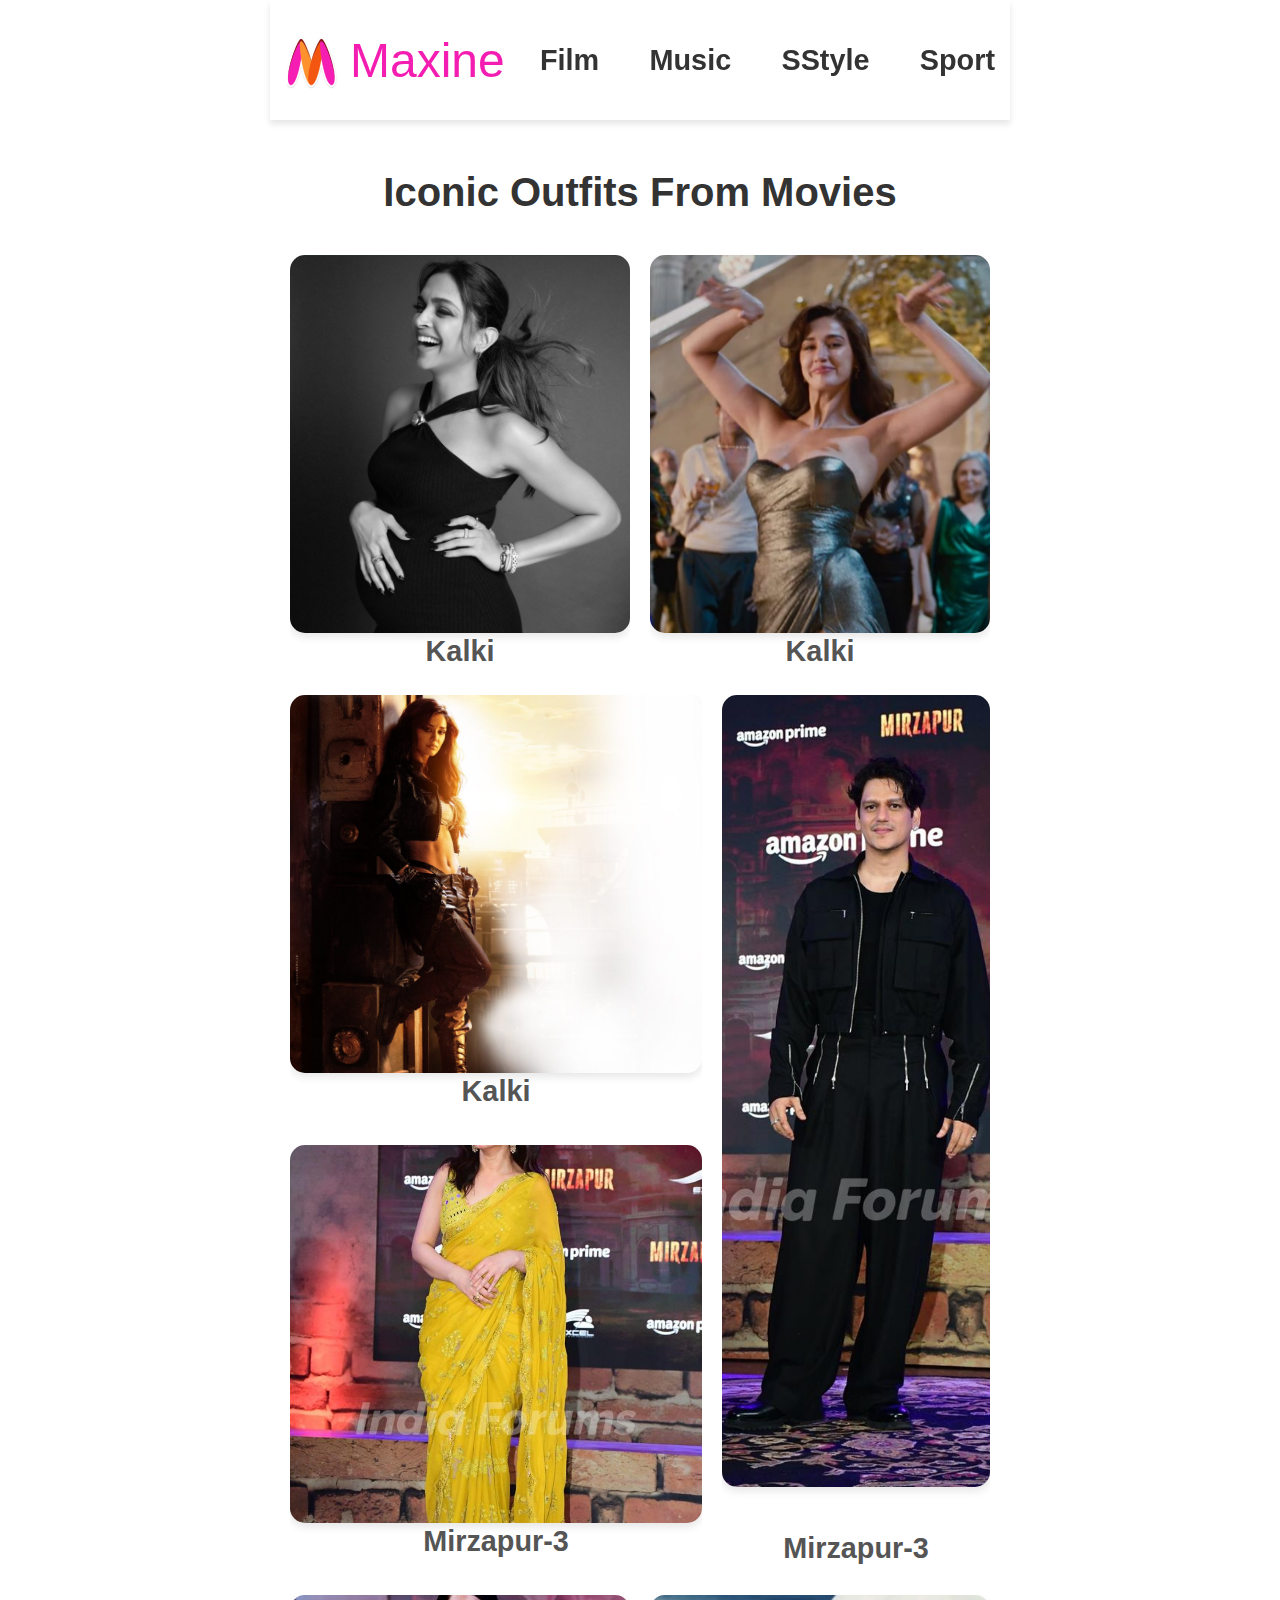
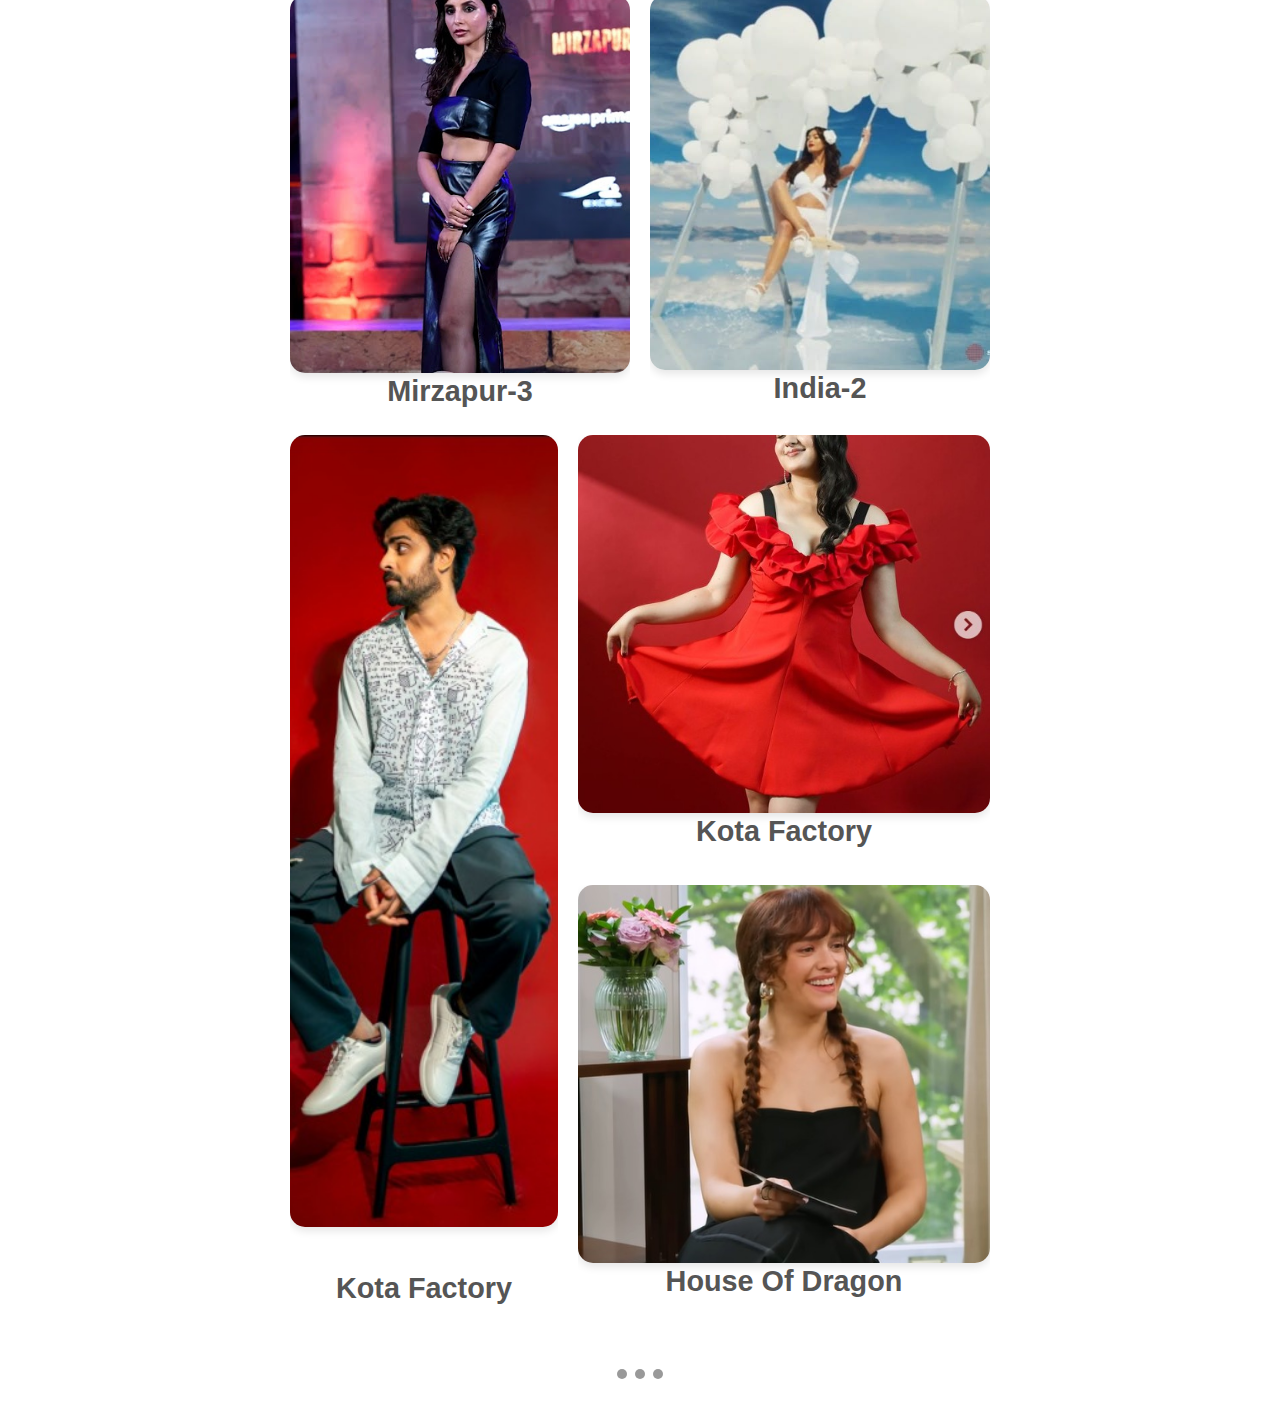
<file: film.html>
<!DOCTYPE html>
<html lang="en">
<head>
    <meta charset="UTF-8">
    <meta name="viewport" content="width=device-width, initial-scale=1.0">
    <title>Iconic Outfits From Movies</title>
    <link rel="stylesheet" href="film.css">
</head>
<body>
    <div class="navbar">
        <div class="logo">
            <img src="./img/myntra.png" alt="Logo" class="logoimg">
            <p class="title">Maxine</p>
        </div>
        <a href="film.html" class="movie">Film</a>
        <a href="music.html" class="movie">Music</a>
        <a href="#" class="movie">SStyle</a>
        <a href="#" class="movie">Sport</a>
    </div>
    <div class="container">
        <h1>Iconic Outfits From Movies</h1>
        <div class="image-grid">
            <a href="#" target="_blank" class="image-item item5">
                <img src="./img/kalki1.jpeg" alt="Outfit 1">
                <p class="data">Kalki</p>
            </a>
            <a href="#" target="_blank" class="image-item item6">
                <img src="./img/kalki2.jpeg" alt="Outfit 2">
                <p class="data">Kalki</p>
            </a>
            <a href="#" target="_blank" class="image-item item2">
                <img src="./img/kalki3.jpeg" alt="Outfit 3">
                <p class="data">Kalki</p>
            </a>
            <a href="#" target="_blank" class="image-item item3">
                <img src="./img/mirzapur1.jpeg" alt="Outfit 4">
                <p class="data">Mirzapur-3</p>
            </a>
            <a href="#" target="_blank" class="image-item item4">
                <img src="./img/mirzapur3.jpeg" alt="Outfit 5">
                <p class="data">Mirzapur-3</p>
            </a>
            <a href="#" target="_blank" class="image-item item5">
                <img src="./img/mirzapur2.jpeg" alt="Outfit 6">
                <p class="data">Mirzapur-3</p>
            </a>
            <a href="#" target="_blank" class="image-item item6">
                <img src="./img/india1.jpeg" alt="Outfit 7">
                <p class="data">India-2</p>
            </a>
            <a href="./kota.html" target="_blank" class="image-item item7">
                <img src="./img/kotaFactory1.jpeg" alt="Outfit 8">
                <p class="data">Kota Factory</p>
            </a>
            <a href="#" target="_blank" class="image-item item8">
                <img src="./img/kotaFactory2.jpeg" alt="Outfit 9">
                <p class="data">Kota Factory</p>
            </a>
            <a href="#" target="_blank" class="image-item item9">
                <img src="./img/houseDragon1.jpeg" alt="Outfit 10">
                <p class="data">House Of Dragon</p>
            </a>
        </div>
    </div>
    <div class="more-images">
        <span class="dot"></span><span class="dot"></span><span class="dot"></span>
    </div>

</body>
</html>
</file>
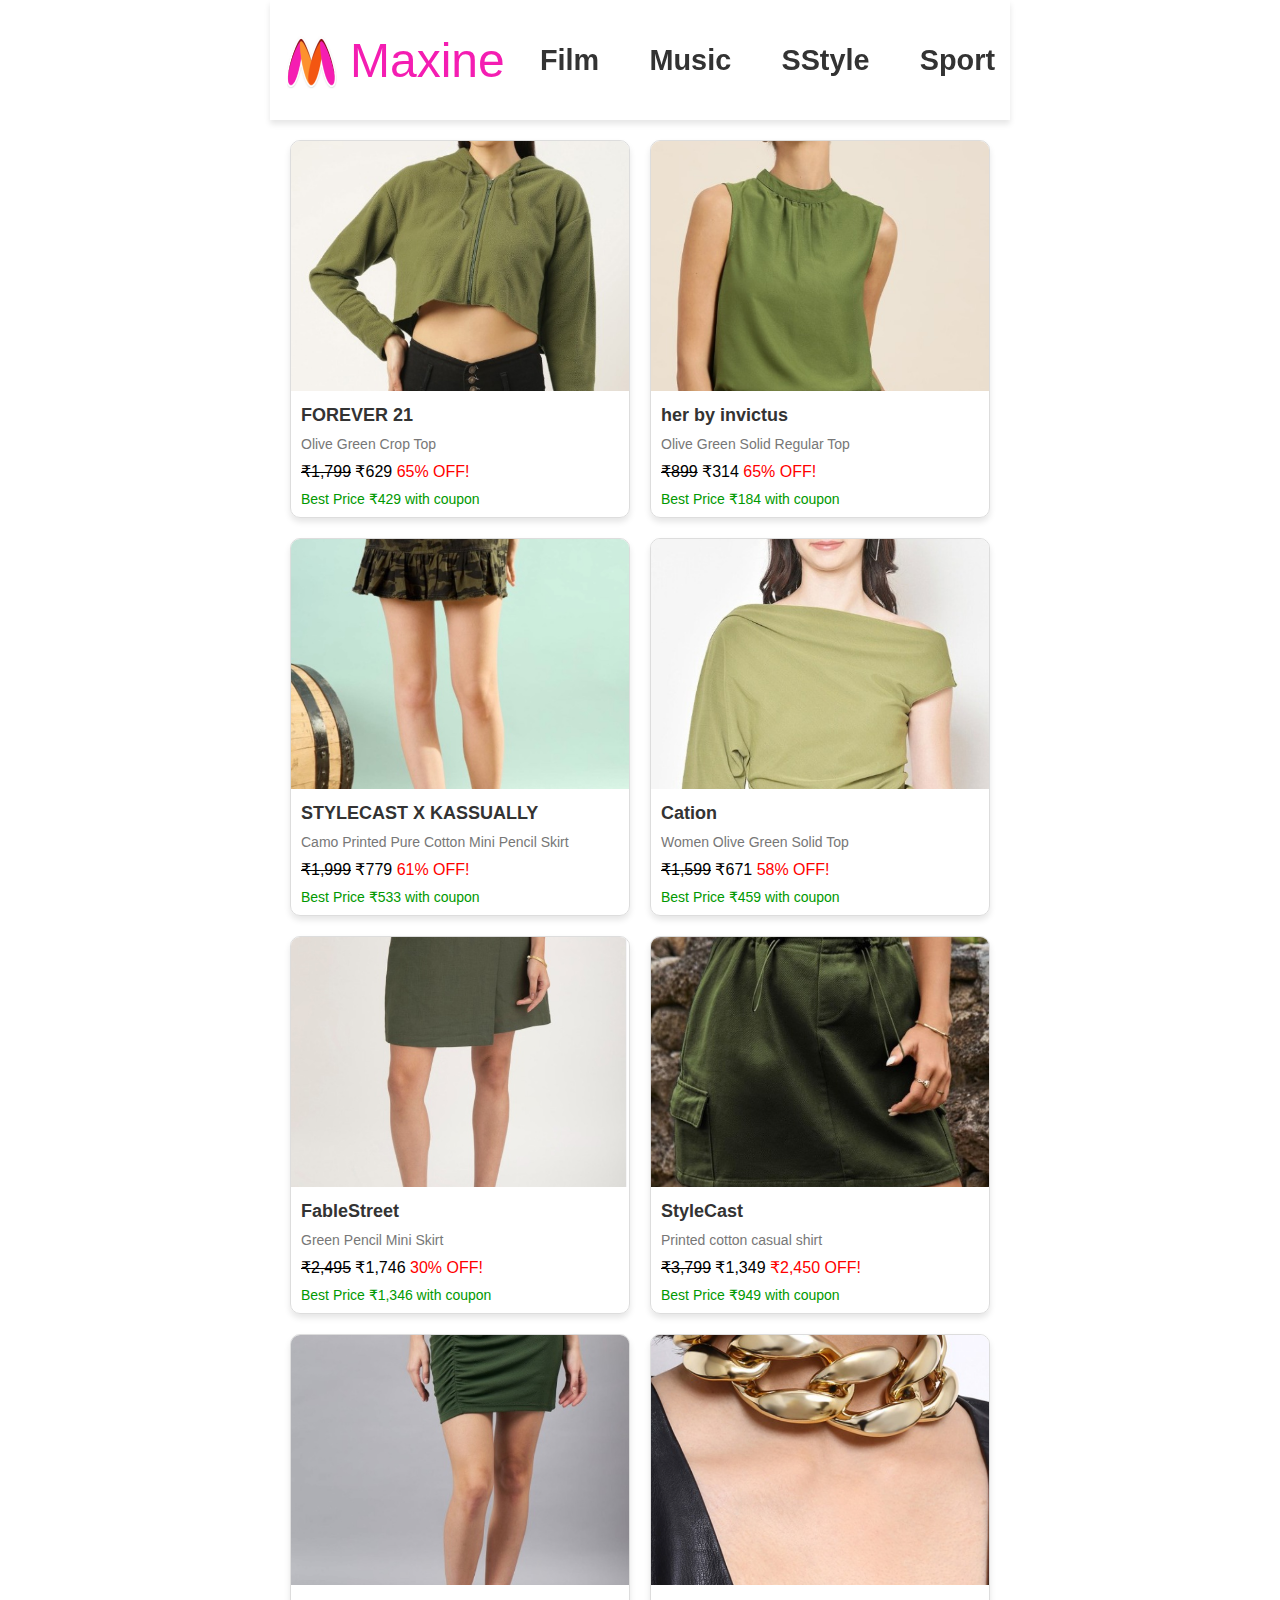
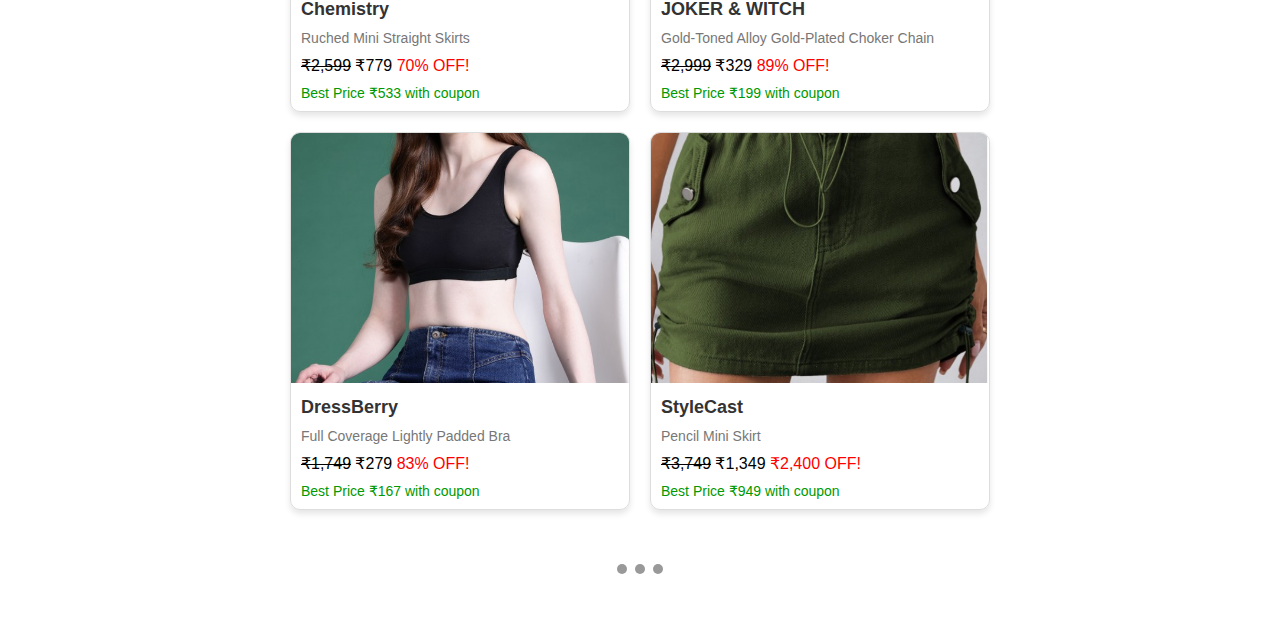
<file: gulab.html>
<!DOCTYPE html>
<html lang="en">
<head>
    <meta charset="UTF-8">
    <meta name="viewport" content="width=device-width, initial-scale=1.0">
    <title>Iconic Outfits From Movies</title>
    <link rel="stylesheet" href="gulab.css">
</head>
<body>
    <div class="navbar">
        <div class="logo">
            <img src="./img/myntra.png" alt="Logo" class="logoimg">
            <p class="title">Maxine</p>
        </div>
        <a href="film.html" class="movie">Film</a>
        <a href="music.html" class="movie">Music</a>
        <a href="#" class="movie">SStyle</a>
        <a href="#" class="movie">Sport</a>
    </div>
    <div class="container">
        <div class="product-grid">
            <a href="https://www.myntra.com/tops/forever+21/forever-21-olive-green-crop-top/19358034/buy" target="_blank" class="product-card">
                <img src="./img/song1.jpeg" alt="Outfit 1" class="product-image">
                <p class="product-title">FOREVER 21</p>
                <p class="product-description">Olive Green Crop Top</p>
                <p class="product-price"><del>₹1,799</del> ₹629 <span class="discount">65% OFF!</span></p>
                <p class="best-price">Best Price ₹429 with coupon</p>
            </a>
            <a href="https://www.myntra.com/tops/her+by+invictus/her-by-invictus-olive-green-solid-regular-top/14736844/buy" target="_blank" class="product-card">
                <img src="./img/song2.jpeg" alt="Outfit 2" class="product-image">
                <p class="product-title">her by invictus</p>
                <p class="product-description">Olive Green Solid Regular Top</p>
                <p class="product-price"><del>₹899</del> ₹314  <span class="discount">65% OFF!</span></p>
                <p class="best-price">Best Price ₹184 with coupon</p>
            </a>
            <a href="https://www.myntra.com/bottomwear/stylecast-x-kassually/stylecast-x-kassually-camo-printed-pure-cotton-mini-pencil-skirt/29422076/buy" target="_blank" class="product-card">
                <img src="./img/song3.jpeg" alt="Outfit 2" class="product-image">
                <p class="product-title">STYLECAST X KASSUALLY</p>
                <p class="product-description">Camo Printed Pure Cotton Mini Pencil Skirt</p>
                <p class="product-price"><del>₹1,999</del> ₹779  <span class="discount">61% OFF!</span></p>
                <p class="best-price">Best Price ₹533 with coupon</p>
            </a>
            <a href="https://www.myntra.com/tops/cation/cation-women-olive-green-solid-top/13071946/buy" target="_blank" class="product-card">
                <img src="./img/song4.jpeg" alt="Outfit 2" class="product-image">
                <p class="product-title">Cation</p>
                <p class="product-description">Women Olive Green Solid Top</p>
                <p class="product-price"><del>₹1,599</del> ₹671  <span class="discount">58% OFF!</span></p>
                <p class="best-price">Best Price ₹459 with coupon</p>
            </a>
            <a href="https://www.myntra.com/bottomwear/fablestreet/fablestreet-front-overlap-panel-linen-mini-skort/22370896/buy" target="_blank" class="product-card">
                <img src="./img/song5.jpeg" alt="Outfit 2" class="product-image">
                <p class="product-title">FableStreet</p>
                <p class="product-description">Green Pencil Mini Skirt</p>
                <p class="product-price"><del>₹2,495</del> ₹1,746  <span class="discount">30% OFF!</span></p>
                <p class="best-price">Best Price ₹1,346 with coupon</p>
            </a>
            <a href="https://www.myntra.com/skirts/stylecast/stylecast-green-pencil-mini-skirt/23372700/buy" target="_blank" class="product-card">
                <img src="./img/song6.jpeg" alt="Outfit 2" class="product-image">
                <p class="product-title">StyleCast</p>
                <p class="product-description">Printed cotton casual shirt</p>
                <p class="product-price"><del>₹3,799</del> ₹1,349  <span class="discount">₹2,450 OFF!</span></p>
                <p class="best-price">Best Price ₹949 with coupon</p>
            </a>
            <a href="https://www.myntra.com/bottomwear/chemistry/chemistry-ruched-mini-straight-skirts/25628724/buy" target="_blank" class="product-card">
                <img src="./img/song7.jpeg" alt="Outfit 2" class="product-image">
                <p class="product-title">Chemistry</p>
                <p class="product-description">Ruched Mini Straight Skirts</p>
                <p class="product-price"><del>₹2,599</del> ₹779  <span class="discount">70% OFF!</span></p>
                <p class="best-price">Best Price ₹533 with coupon</p>
            </a>
            <a href="https://www.myntra.com/jewellery/joker-&-witch/joker-&-witch-gold-toned-alloy-gold-plated-choker-chain/14351412/buy" target="_blank" class="product-card">
                <img src="./img/song8.png" alt="Outfit 2" class="product-image">
                <p class="product-title">JOKER & WITCH</p>
                <p class="product-description">Gold-Toned Alloy Gold-Plated Choker Chain</p>
                <p class="product-price"><del>₹2,999</del> ₹329  <span class="discount">89% OFF!</span></p>
                <p class="best-price">Best Price ₹199 with coupon</p>
            </a>
            <a href="https://www.myntra.com/innerwear/dressberry/dressberry-full-coverage-lightly-padded-bra/26152878/buy" target="_blank" class="product-card">
                <img src="./img/song9.png" alt="Outfit 2" class="product-image">
                <p class="product-title">DressBerry</p>
                <p class="product-description">Full Coverage Lightly Padded Bra</p>
                <p class="product-price"><del>₹1,749</del> ₹279  <span class="discount">83% OFF!</span></p>
                <p class="best-price">Best Price ₹167 with coupon</p>
            </a>
            <a href="https://www.myntra.com/bottomwear/stylecast/stylecast-pencil-mini-skirt/27597442/buy" target="_blank" class="product-card">
                <img src="./img/song10.jpeg" alt="Outfit 2" class="product-image">
                <p class="product-title">StyleCast</p>
                <p class="product-description">Pencil Mini Skirt</p>
                <p class="product-price"><del>₹3,749</del> ₹1,349  <span class="discount">₹2,400 OFF!</span></p>
                <p class="best-price">Best Price ₹949 with coupon</p>
            </a>
         </div>
    </div>
    <div class="more-images">
        <span class="dot"></span><span class="dot"></span><span class="dot"></span>
    </div>
</body>
</html>
</file>
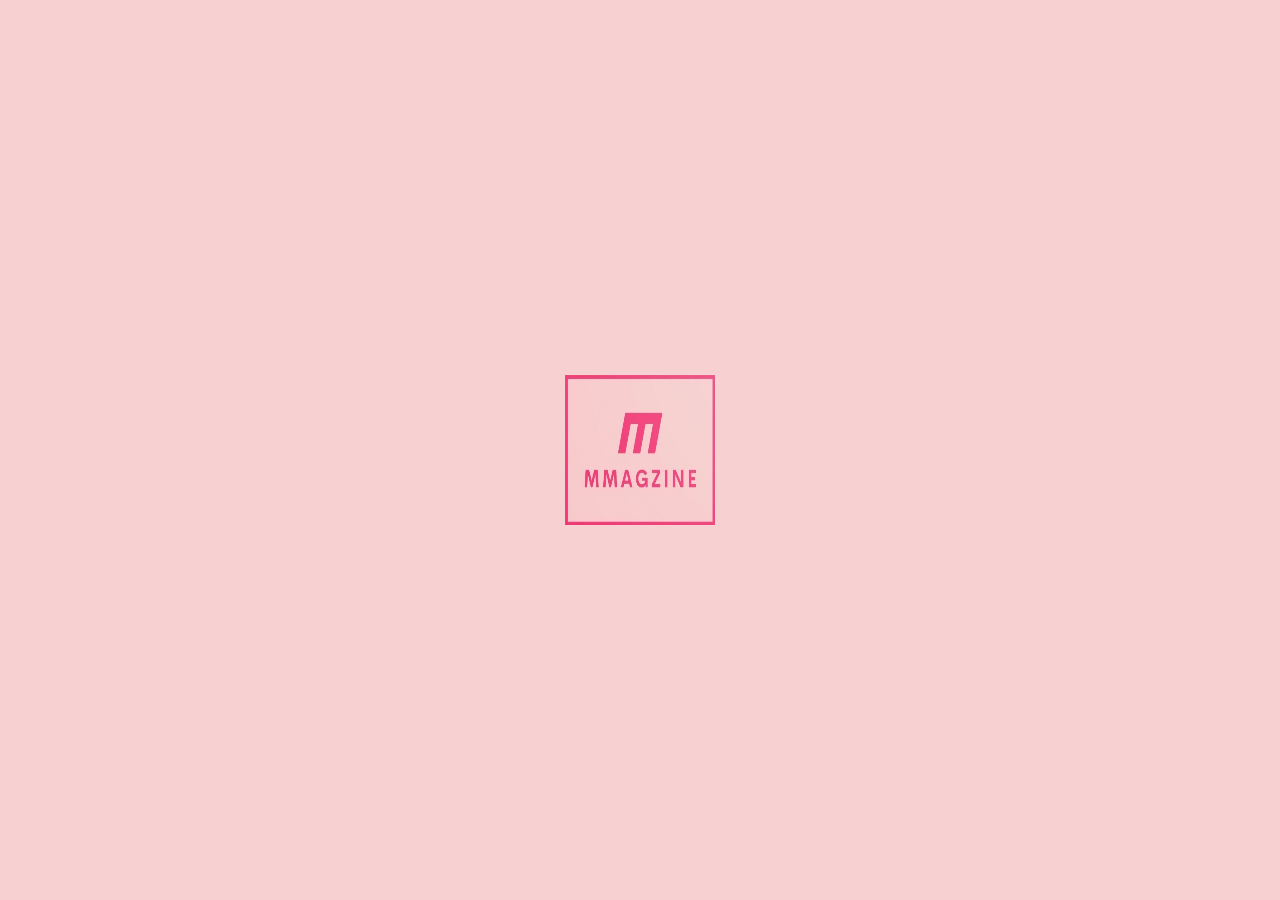
<file: intro.html>
<!DOCTYPE html>
<html lang="en">
<head>
    <meta charset="UTF-8">
    <meta name="viewport" content="width=device-width, initial-scale=1.0">
    <title>Welcome To Myntra Magazine</title>
    <style>
        body {
            
            background-color: #F7D1D2;
            display: flex;
            justify-content: center;
            align-items: center;
            height: 100vh; /* Make the body full height of viewport */
            margin: 0;
        }
        .container {
            width: 740px;/* Set the width of the container */
            text-align: center; /* Center align the content */
        }
        .logo {
            height: 150px;
            width: 150px;
            position: relative;
            animation: enlargeLogo 3s forwards; /* Animation to enlarge logo */
            margin: 0 auto; /* Center the logo inside the container */
        }
        .logo img {
            width: 100%;
            height: 100%;
        }
        @keyframes enlargeLogo {
            from {
                transform: scale(0); /* Start from invisible */
            }
            to {
                transform: scale(1); /* End at full size */
            }
        }
    </style>
</head>
<body">
    <div class="logo" >
        <img src="85360f7a-c543-48da-bd64-e16aa9b6b199.jpg" alt="logo of Myntra Magazine">
    </div>
    <script>
        // Wait for the page to load
        window.onload = function() {
            setTimeout(function() {
                // Redirect to index.html after 3 seconds
                window.location.href = 'index.html';
            }, 3000); 
        };
    </script>
</body>
</html>
</file>
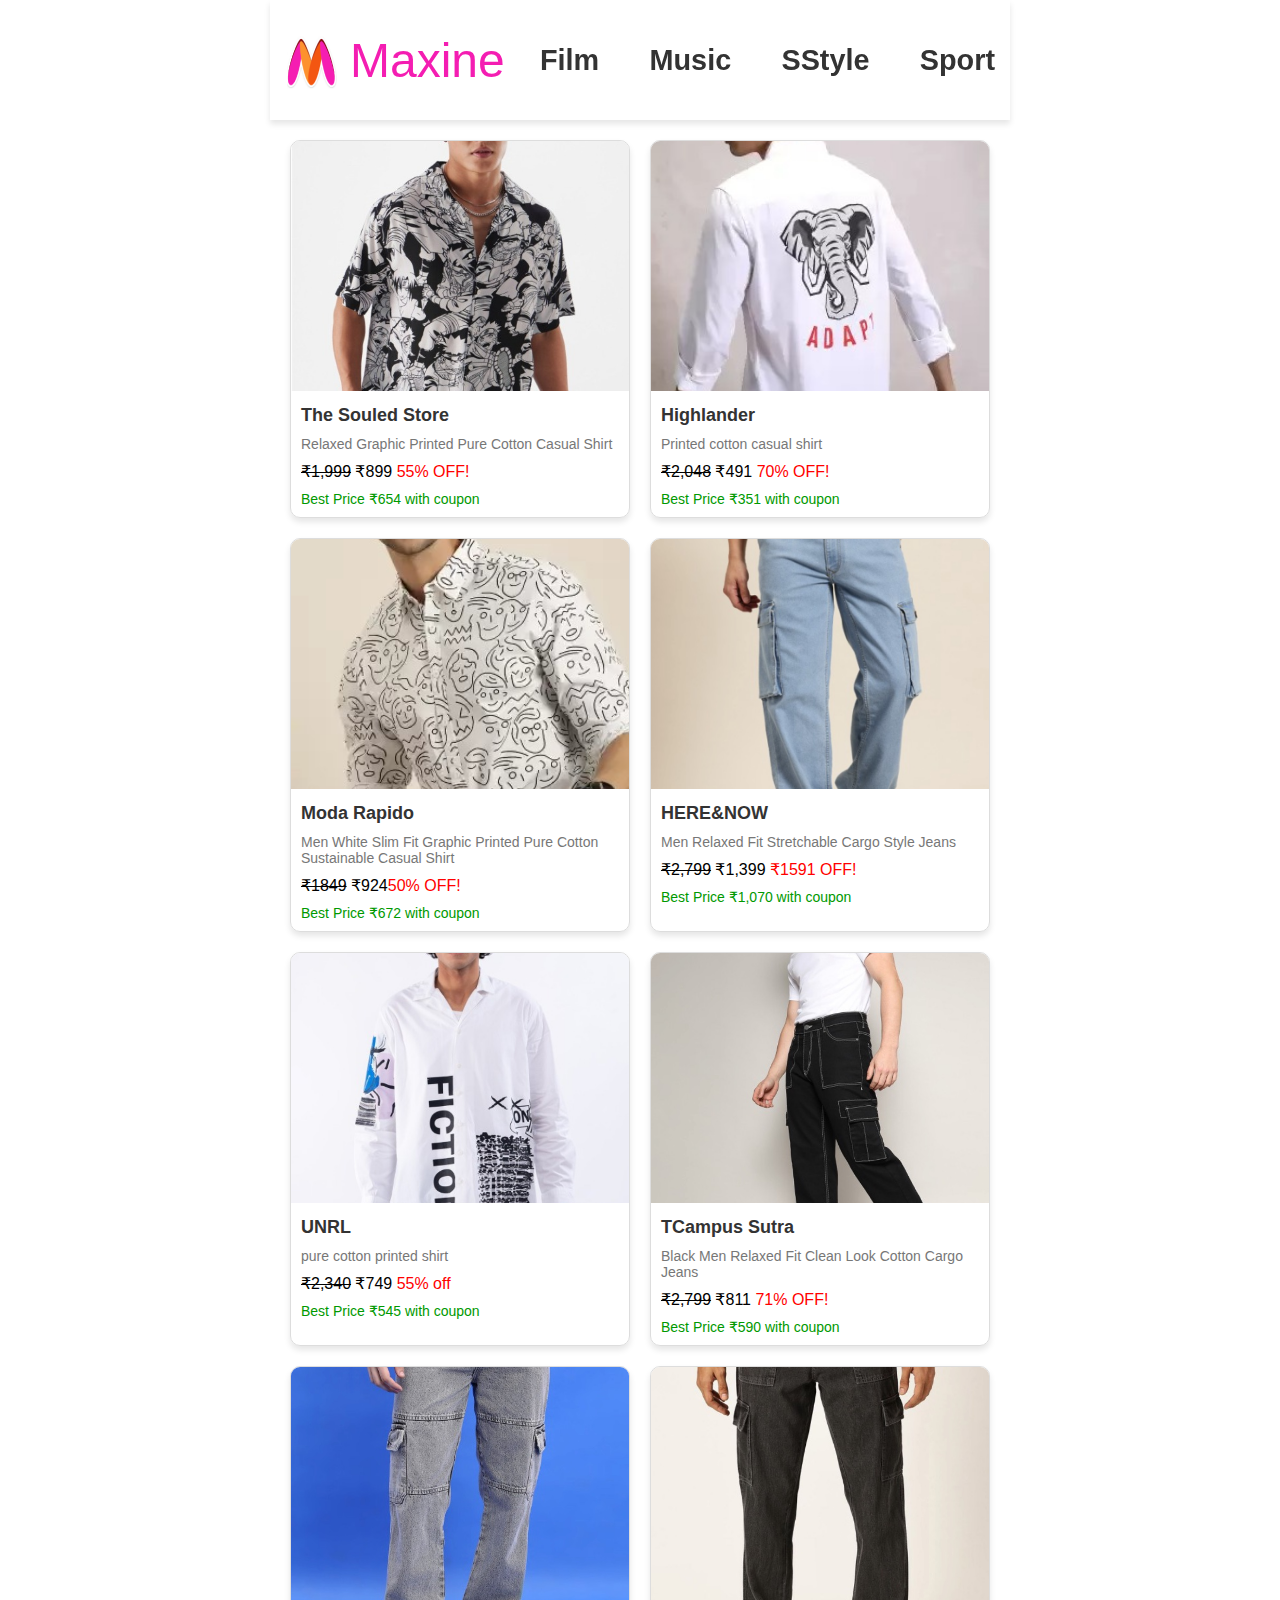
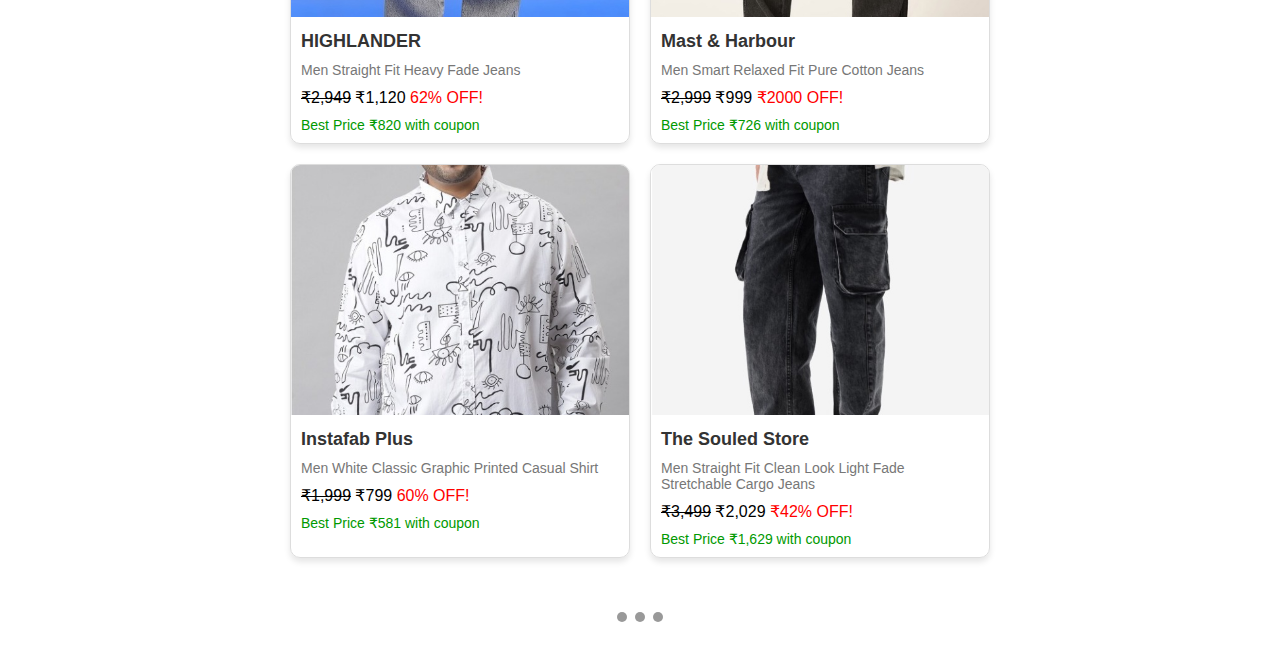
<file: kota.html>
<!DOCTYPE html>
<html lang="en">
<head>
    <meta charset="UTF-8">
    <meta name="viewport" content="width=device-width, initial-scale=1.0">
    <title>Iconic Outfits From Movies</title>
    <link rel="stylesheet" href="kota.css">
</head>
<body>
    <div class="navbar">
        <div class="logo">
            <img src="./img/myntra.png" alt="Logo" class="logoimg">
            <p class="title">Maxine</p>
        </div>
        <a href="film.html" class="movie">Film</a>
        <a href="music.html" class="movie">Music</a>
        <a href="#" class="movie">SStyle</a>
        <a href="#" class="movie">Sport</a>
    </div>
    <div class="container">
        <div class="product-grid">
            <a href="https://www.myntra.com/shirts/the+souled+store/the-souled-store-relaxed-graphic-printed-pure-cotton-casual-shirt/24567438/buy" target="_blank" class="product-card">
                <img src="./img/mov1.jpeg" alt="Outfit 1" class="product-image">
                <p class="product-title">The Souled Store</p>
                <p class="product-description">Relaxed Graphic Printed Pure Cotton Casual Shirt</p>
                <p class="product-price"><del>₹1,999</del> ₹899 <span class="discount">55% OFF!</span></p>
                <p class="best-price">Best Price ₹654 with coupon</p>
            </a>
            <a href="https://www.myntra.com/shirts/highlander/highlander-slim-fit-graphic-printed-cotton-casual-shirt/26593730/buy" target="_blank" class="product-card">
                <img src="./img/mov2.jpeg" alt="Outfit 2" class="product-image">
                <p class="product-title">Highlander</p>
                <p class="product-description">Printed cotton casual shirt</p>
                <p class="product-price"><del>₹2,048</del> ₹491  <span class="discount">70% OFF!</span></p>
                <p class="best-price">Best Price ₹351 with coupon</p>
            </a>
            <a href="https://www.myntra.com/shirts/moda+rapido/moda-rapido-men-white-slim-fit-graphic-printed-pure-cotton-sustainable-casual-shirt/15971840/buy" target="_blank" class="product-card">
                <img src="./img/mov3.jpeg" alt="Outfit 1" class="product-image">
                <p class="product-title">Moda Rapido</p>
                <p class="product-description">Men White Slim Fit Graphic Printed Pure Cotton Sustainable Casual Shirt</p>
                <p class="product-price"><del>₹1849</del> ₹924<span class="discount">50% OFF!</span></p>
                <p class="best-price">Best Price ₹672 with coupon</p>
            </a>
            <a href="https://www.myntra.com/jeans/here%26now/herenow-men-relaxed-fit-stretchable-cargo-style-jeans/26388392/buy" target="_blank" class="product-card">
                <img src="./img/mov4.jpeg" alt="Outfit 2" class="product-image">
                <p class="product-title">HERE&NOW</p>
                <p class="product-description">Men Relaxed Fit Stretchable Cargo Style Jeans</p>
                <p class="product-price"><del>₹2,799</del> ₹1,399 <span class="discount">₹1591 OFF!</span></p>
                <p class="best-price">Best Price ₹1,070 with coupon</p>
            </a>
            <a href="https://www.myntra.com/shirts/unrl/unrl-pure-cotton-graphic-printed-casual-shirt/25742662/buy" target="_blank" class="product-card">
                <img src="./img/mov5.jpeg" alt="Outfit 1" class="product-image">
                <p class="product-title">UNRL</p>
                <p class="product-description">pure cotton printed shirt</p>
                <p class="product-price"><del>₹2,340</del> ₹749 <span class="discount">55% off</span></p>
                <p class="best-price">Best Price ₹545 with coupon</p>
            </a>
            <a href="https://www.myntra.com/jeans/campus+sutra/campus-sutra-black-men-relaxed-fit-clean-look-cotton-cargo-jeans/27423172/buy" target="_blank" class="product-card">
                <img src="./img/mov6.jpeg" alt="Outfit 2" class="product-image">
                <p class="product-title">TCampus Sutra</p>
                <p class="product-description">Black Men Relaxed Fit Clean Look Cotton Cargo Jeans</p>
                <p class="product-price"><del>₹2,799</del> ₹811 <span class="discount">71% OFF!</span></p>
                <p class="best-price">Best Price ₹590 with coupon</p>
            </a>
            <a href="https://www.myntra.com/jeans/highlander/highlander-men-straight-fit-heavy-fade-jeans/24470810/buy" target="_blank" class="product-card">
                <img src="./img/mov7.jpeg" alt="Outfit 1" class="product-image">
                <p class="product-title">HIGHLANDER</p>
                <p class="product-description">Men Straight Fit Heavy Fade Jeans</p>
                <p class="product-price"><del>₹2,949</del> ₹1,120 <span class="discount">62% OFF!</span></p>
                <p class="best-price">Best Price ₹820 with coupon</p>
            </a>
            <a href="https://www.myntra.com/jeans/mast+%26+harbour/mast--harbour-men-smart-relaxed-fit-pure-cotton-jeans/29807930/buy" target="_blank" class="product-card">
                <img src="./img/mov8.jpeg" alt="Outfit 2" class="product-image">
                <p class="product-title">Mast & Harbour</p>
                <p class="product-description">Men Smart Relaxed Fit Pure Cotton Jeans</p>
                <p class="product-price"><del>₹2,999</del> ₹999 <span class="discount">₹2000 OFF!</span></p>
                <p class="best-price">Best Price ₹726 with coupon</p>
            </a>
            <a href="https://www.myntra.com/shirts/instafab+plus/instafab-plus-men-white-classic-graphic-printed-casual-shirt/15920414/buy" target="_blank" class="product-card">
                <img src="./img/mov9.jpeg" alt="Outfit 1" class="product-image">
                <p class="product-title">Instafab Plus</p>
                <p class="product-description">Men White Classic Graphic Printed Casual Shirt</p>
                <p class="product-price"><del>₹1,999</del> ₹799 <span class="discount">60% OFF!</span></p>
                <p class="best-price">Best Price ₹581 with coupon</p>
            </a>
            <a href="https://www.myntra.com/jeans/mast+%26+harbour/mast--harbour-men-smart-relaxed-fit-pure-cotton-jeans/29807930/buy" target="_blank" class="product-card">
                <img src="./img/mov10.jpeg" alt="Outfit 2" class="product-image">
                <p class="product-title">The Souled Store</p>
                <p class="product-description">Men Straight Fit Clean Look Light Fade Stretchable Cargo Jeans</p>
                <p class="product-price"><del>₹3,499</del> ₹2,029 <span class="discount">₹42% OFF!</span></p>
                <p class="best-price">Best Price ₹1,629 with coupon</p>
            </a>
        </div>
    </div>
    <div class="more-images">
        <span class="dot"></span><span class="dot"></span><span class="dot"></span>
    </div>
</body>
</html>
</file>
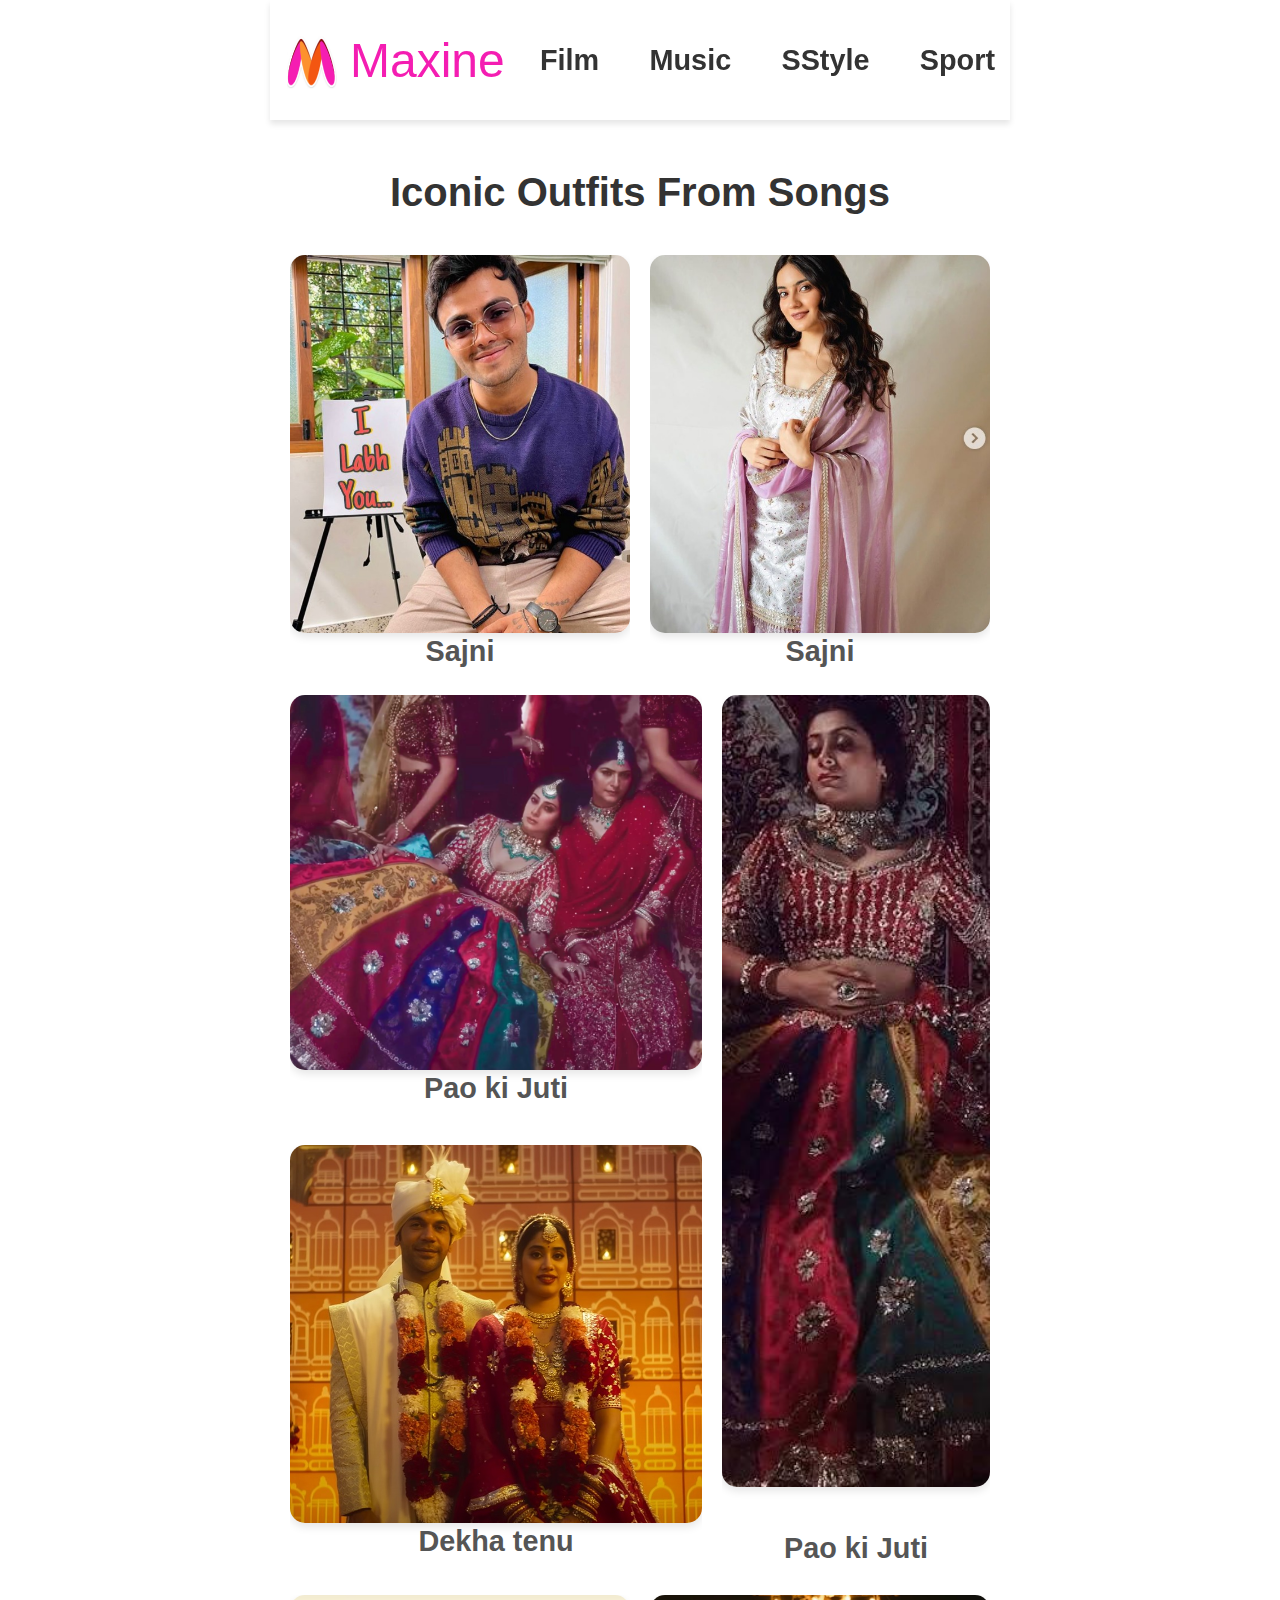
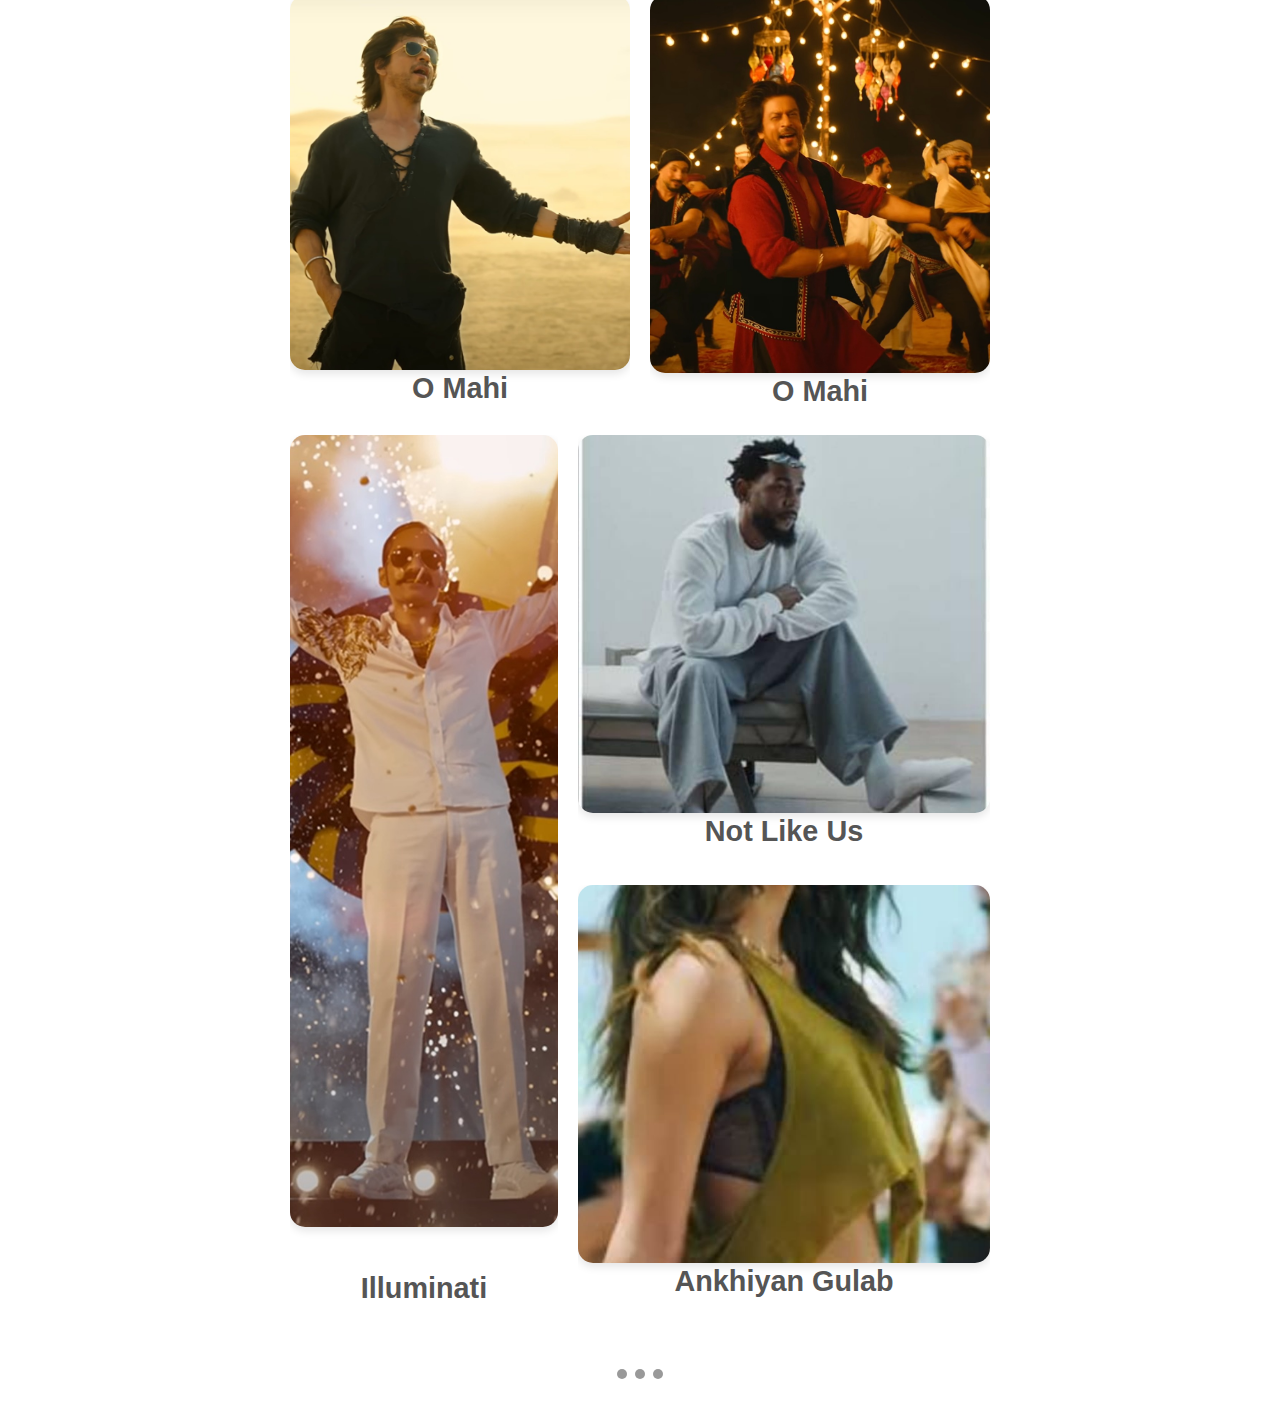
<file: music.html>
<!DOCTYPE html>
<html lang="en">
<head>
    <meta charset="UTF-8">
    <meta name="viewport" content="width=device-width, initial-scale=1.0">
    <title>Iconic Outfits From Movies</title>
    <link rel="stylesheet" href="music.css">
</head>
<body>
    <div class="navbar">
        <div class="logo">
            <img src="./img/myntra.png" alt="Logo" class="logoimg">
            <p class="title">Maxine</p>
        </div>
        <a href="film.html" class="movie">Film</a>
        <a href="music.html" class="movie">Music</a>
        <a href="#" class="movie">SStyle</a>
        <a href="#" class="movie">Sport</a>
    </div>
    <div class="container">
        <h1>Iconic Outfits From Songs</h1>
        <div class="image-grid">
            <a href="#" target="_blank" class="image-item item5">
                <img src="./img/sajni1.jpeg" alt="Outfit 1">
                <p class="data">Sajni</p>
            </a>
            <a href="#" target="_blank" class="image-item item6">
                <img src="./img/sajni2.jpeg" alt="Outfit 2">
                <p class="data">Sajni</p>
            </a>
            <a href="#" target="_blank" class="image-item item2">
                <img src="./img/paokijuti1.jpeg" alt="Outfit 3">
                <p class="data">Pao ki Juti</p>
            </a>
            <a href="#" target="_blank" class="image-item item3">
                <img src="./img/paokijuti2.jpeg" alt="Outfit 4">
                <p class="data">Pao ki Juti</p>
            </a>
            <a href="#" target="_blank" class="image-item item4">
                <img src="./img/dekhaTenu.jpeg" alt="Outfit 5">
                <p class="data">Dekha tenu</p>
            </a>
            <a href="#" target="_blank" class="image-item item5">
                <img src="./img/oMahi1.jpeg" alt="Outfit 6">
                <p class="data">O Mahi</p>
            </a>
            <a href="#" target="_blank" class="image-item item6">
                <img src="./img/oMahi2.jpeg" alt="Outfit 7">
                <p class="data">O Mahi</p>
            </a>
            <a href="./try3.html" target="_blank" class="image-item item7">
                <img src="./img/illuminati.jpeg" alt="Outfit 8">
                <p class="data">Illuminati</p>
            </a>
            <a href="#" target="_blank" class="image-item item8">
                <img src="./img/notLikeUs.jpeg" alt="Outfit 9">
                <p class="data">Not Like Us</p>
            </a>
            <a href="./Gulab.html" target="_blank" class="image-item item9">
                <img src="./img/gulab1.jpeg" alt="Outfit 10">
                <p class="data">Ankhiyan Gulab</p>
            </a>
        </div>
    </div>
    <div class="more-images">
        <span class="dot"></span><span class="dot"></span><span class="dot"></span>
    </div>

</body>
</html>
</file>
<file: film.css>
body {
    font-family: Arial, sans-serif;
    background-color: #fff;
    margin: 0;
    padding: 0;
}

.navbar {
    width: 100%;
    max-width: 740px;
    margin: auto;
    display: flex;
    justify-content: space-between;
    height: 120px;
    box-shadow: 0 4px 6px rgba(0, 0, 0, 0.1);
    position: sticky;
    top: 0;
    background-color: #fff;
    z-index: 1000;
}

.logo {
    display: flex;
    align-items: center;
}

.logoimg {
    width: 80px;
    height: 80px;
}

.title {
    font-size: 3rem;
    color: #F41DB2;
}
a {
    text-decoration: none;
}

.movie {
    display: flex;
    align-items: center;
    font-size: 1.8rem;
    font-weight: bolder;
    text-decoration: none;
    color: #333;
    margin: 0 15px;
}
.movie:hover {
    text-decoration: underline;
}
.container {
    padding-top: 30px;
    width: 90%;
    max-width: 700px;
    margin: 0 auto;
    text-align: center;
}

h1 {
    font-size: 2.5rem;
    margin: 20px 0;
    color: #333;
}

.image-grid {
    display: grid;
    grid-template-columns: repeat(10, 1fr);
    gap: 20px;
    padding: 20px 0;
}

.image-item {
    position: relative;
    overflow: hidden;
    display: flex;
    flex-direction: column;
    justify-content: space-between;
}
.image-item:hover {
    transform: translateY(-10px);
    cursor: pointer;
}
.image-item img {
    border-radius: 15px;
    box-shadow: 0 4px 8px rgba(0, 0, 0, 0.1);
    width: 100%;
    height: 90%;
    object-fit: cover;
    transition: transform 0.3s ease-in-out;
}

.data {
    padding: 10px;
    font-size: 1.8rem;
    font-weight: bolder;
    color: #555;
    padding-top: 2px;
    margin: 0;
}

.item1 {
    grid-column: span 10;
    grid-row: span 1;
    height: 420px;
}

.item2 {
    grid-column: span 6;
    grid-row: span 1;
    height: 420px;
}

.item3 {
    grid-column: span 4;
    grid-row: span 2;
    height: 880px;
}

.item4 {
    grid-column: span 6;
    grid-row: span 1;
    height: 420px;
}

.item5,
.item6 {
    grid-column: span 5;
    grid-row: span 1;
    height: 420px;
}

.item7 {
    grid-column: span 4;
    grid-row: span 2;
    height: 880px;
}

.item8,
.item9 {
    grid-column: span 6;
    grid-row: span 1;
    height: 420px;
}

@media (max-width: 740px) {
    .movie {
        display: none;
    }
    .logo {
        margin: auto;
    }
}

.more-images {
    text-align: center;
    margin-top: 40px;
    margin-top: 30px;
    margin-bottom: 40px;
}

.dot {
    display: inline-block;
    width: 10px;
    height: 10px;
    background-color: #999;
    border-radius: 50%;
    margin: 0 4px;
    animation: pulse 1s infinite; 
}

@keyframes pulse {
    0% {
        transform: scale(1);
    }
    50% {
        transform: scale(1.2);
    }
    100% {
        transform: scale(1);
    }
}
</file>
<file: gulab.css>
body {
    font-family: Arial, sans-serif;
    background-color: #fff;
    margin: 0;
    padding: 0;
}

.navbar {
    width: 100%;
    max-width: 740px;
    margin: auto;
    display: flex;
    justify-content: space-between;
    height: 120px;
    box-shadow: 0 4px 6px rgba(0, 0, 0, 0.1);
    position: sticky;
    top: 0;
    background-color: #fff;
    z-index: 1000;
}

.logo {
    display: flex;
    align-items: center;
}

.logoimg {
    width: 80px;
    height: 80px;
}

.title {
    font-size: 3rem;
    color: #F41DB2;
}

.movie {
    display: flex;
    align-items: center;
    font-size: 1.8rem;
    font-weight: bolder;
    text-decoration: none;
    color: #333;
    margin: 0 15px;
}
.movie:hover {
    text-decoration: underline;
}
.container {
    padding: 20px;
    max-width: 700px;
    margin: 0 auto;
}

.product-grid {
    display: grid;
    grid-template-columns: repeat(auto-fill, minmax(300px, 1fr));
    gap: 20px;
}

.product-card {
    border: 1px solid #ddd;
    border-radius: 10px;
    overflow: hidden;
    box-shadow: 0 4px 6px rgba(0, 0, 0, 0.1);
    transition: transform 0.3s ease-in-out;
    text-decoration: none;
    color: inherit;
}

.product-card:hover {
    transform: translateY(-10px);
}

.product-image {
    width: 100%;
    height: 250px;
    object-fit: cover;
}

.product-title {
    font-size: 18px;
    font-weight: bold;
    color: #333;
    margin: 10px;
}

.product-description {
    font-size: 14px;
    color: #777;
    margin: 0 10px 10px;
}

.product-price {
    font-size: 16px;
    color: #000;
    margin: 0 10px 10px;
}

.discount {
    color: #f00;
}

.best-price {
    font-size: 14px;
    color: #090;
    margin: 0 10px 10px;
}

@media (max-width: 780px) {
    .movie {
        display: none;
    }
    .logo {
        margin: auto;
    }
}



.more-images {
    text-align: center;
    margin-top: 40px;
    margin-top: 30px;
    margin-bottom: 40px;
}

.dot {
    display: inline-block;
    width: 10px;
    height: 10px;
    background-color: #999;
    border-radius: 50%;
    margin: 0 4px;
    animation: pulse 1s infinite; 
}

@keyframes pulse {
    0% {
        transform: scale(1);
    }
    50% {
        transform: scale(1.2);
    }
    100% {
        transform: scale(1);
    }
}
</file>
<file: kota.css>
body {
    font-family: Arial, sans-serif;
    background-color: #fff;
    margin: 0;
    padding: 0;
}

.navbar {
    width: 100%;
    max-width: 740px;
    margin: auto;
    display: flex;
    justify-content: space-between;
    height: 120px;
    box-shadow: 0 4px 6px rgba(0, 0, 0, 0.1);
    position: sticky;
    top: 0;
    background-color: #fff;
    z-index: 1000;
}

.logo {
    display: flex;
    align-items: center;
}

.logoimg {
    width: 80px;
    height: 80px;
}

.title {
    font-size: 3rem;
    color: #F41DB2;
}

.movie {
    display: flex;
    align-items: center;
    font-size: 1.8rem;
    font-weight: bolder;
    text-decoration: none;
    color: #333;
    margin: 0 15px;
}
.movie:hover {
    text-decoration: underline;
}
.container {
    padding: 20px;
    max-width: 700px;
    margin: 0 auto;
}

.product-grid {
    display: grid;
    grid-template-columns: repeat(auto-fill, minmax(300px, 1fr));
    gap: 20px;
}

.product-card {
    border: 1px solid #ddd;
    border-radius: 10px;
    overflow: hidden;
    box-shadow: 0 4px 6px rgba(0, 0, 0, 0.1);
    transition: transform 0.3s ease-in-out;
    text-decoration: none;
    color: inherit;
}

.product-card:hover {
    transform: translateY(-10px);
}

.product-image {
    width: 100%;
    height: 250px;
    object-fit: cover;
}

.product-title {
    font-size: 18px;
    font-weight: bold;
    color: #333;
    margin: 10px;
}

.product-description {
    font-size: 14px;
    color: #777;
    margin: 0 10px 10px;
}

.product-price {
    font-size: 16px;
    color: #000;
    margin: 0 10px 10px;
}

.discount {
    color: #f00;
}

.best-price {
    font-size: 14px;
    color: #090;
    margin: 0 10px 10px;
}

@media (max-width: 780px) {
    .movie {
        display: none;
    }
    .logo {
        margin: auto;
    }
}



.more-images {
    text-align: center;
    margin-top: 40px;
    margin-top: 30px;
    margin-bottom: 40px;
}

.dot {
    display: inline-block;
    width: 10px;
    height: 10px;
    background-color: #999;
    border-radius: 50%;
    margin: 0 4px;
    animation: pulse 1s infinite; 
}

@keyframes pulse {
    0% {
        transform: scale(1);
    }
    50% {
        transform: scale(1.2);
    }
    100% {
        transform: scale(1);
    }
}
</file>
<file: music.css>
body {
    font-family: Arial, sans-serif;
    background-color: #fff;
    margin: 0;
    padding: 0;
}

.navbar {
    width: 100%;
    max-width: 740px;
    margin: auto;
    display: flex;
    justify-content: space-between;
    height: 120px;
    box-shadow: 0 4px 6px rgba(0, 0, 0, 0.1);
    position: sticky;
    top: 0;
    background-color: #fff;
    z-index: 1000;
}

.logo {
    display: flex;
    align-items: center;
}

.logoimg {
    width: 80px;
    height: 80px;
}

.title {
    font-size: 3rem;
    color: #F41DB2;
}
a {
    text-decoration: none;
}

.movie {
    display: flex;
    align-items: center;
    font-size: 1.8rem;
    font-weight: bolder;
    text-decoration: none;
    color: #333;
    margin: 0 15px;
}
.movie:hover {
    text-decoration: underline;
}
.container {
    padding-top: 30px;
    width: 90%;
    max-width: 700px;
    margin: 0 auto;
    text-align: center;
}

h1 {
    font-size: 2.5rem;
    margin: 20px 0;
    color: #333;
}

.image-grid {
    display: grid;
    grid-template-columns: repeat(10, 1fr);
    gap: 20px;
    padding: 20px 0;
}

.image-item {
    position: relative;
    overflow: hidden;
    display: flex;
    flex-direction: column;
    justify-content: space-between;
}
.image-item:hover {
    transform: translateY(-10px);
    cursor: pointer;
}
.image-item img {
    border-radius: 15px;
    box-shadow: 0 4px 8px rgba(0, 0, 0, 0.1);
    width: 100%;
    height: 90%;
    object-fit: cover;
    transition: transform 0.3s ease-in-out;
}

.data {
    padding: 10px;
    font-size: 1.8rem;
    font-weight: bolder;
    color: #555;
    padding-top: 2px;
    margin: 0;
}

.item1 {
    grid-column: span 10;
    grid-row: span 1;
    height: 420px;
}

.item2 {
    grid-column: span 6;
    grid-row: span 1;
    height: 420px;
}

.item3 {
    grid-column: span 4;
    grid-row: span 2;
    height: 880px;
}

.item4 {
    grid-column: span 6;
    grid-row: span 1;
    height: 420px;
}

.item5,
.item6 {
    grid-column: span 5;
    grid-row: span 1;
    height: 420px;
}

.item7 {
    grid-column: span 4;
    grid-row: span 2;
    height: 880px;
}

.item8,
.item9 {
    grid-column: span 6;
    grid-row: span 1;
    height: 420px;
}

@media (max-width: 740px) {
    .movie {
        display: none;
    }
    .logo {
        margin: auto;
    }
}

.more-images {
    text-align: center;
    margin-top: 40px;
    margin-top: 30px;
    margin-bottom: 40px;
}

.dot {
    display: inline-block;
    width: 10px;
    height: 10px;
    background-color: #999;
    border-radius: 50%;
    margin: 0 4px;
    animation: pulse 1s infinite; 
}

@keyframes pulse {
    0% {
        transform: scale(1);
    }
    50% {
        transform: scale(1.2);
    }
    100% {
        transform: scale(1);
    }
}
</file>
